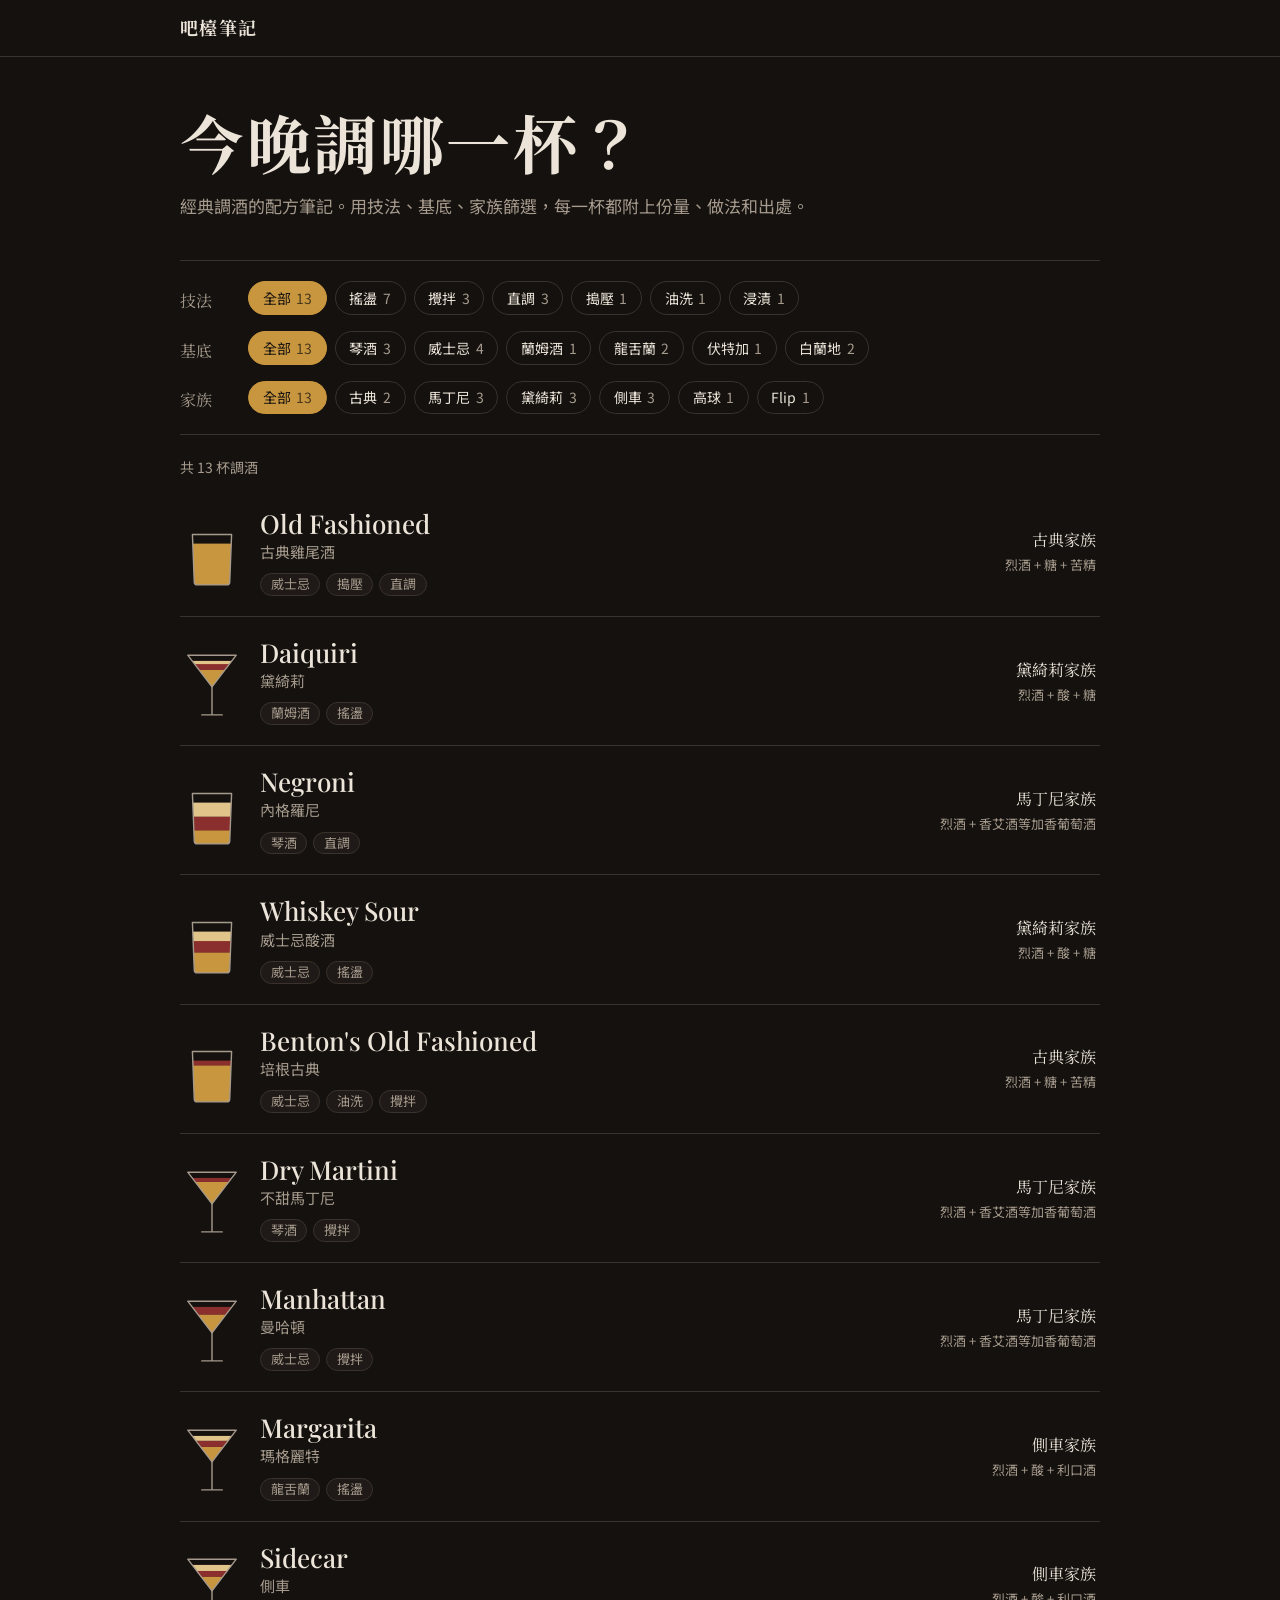
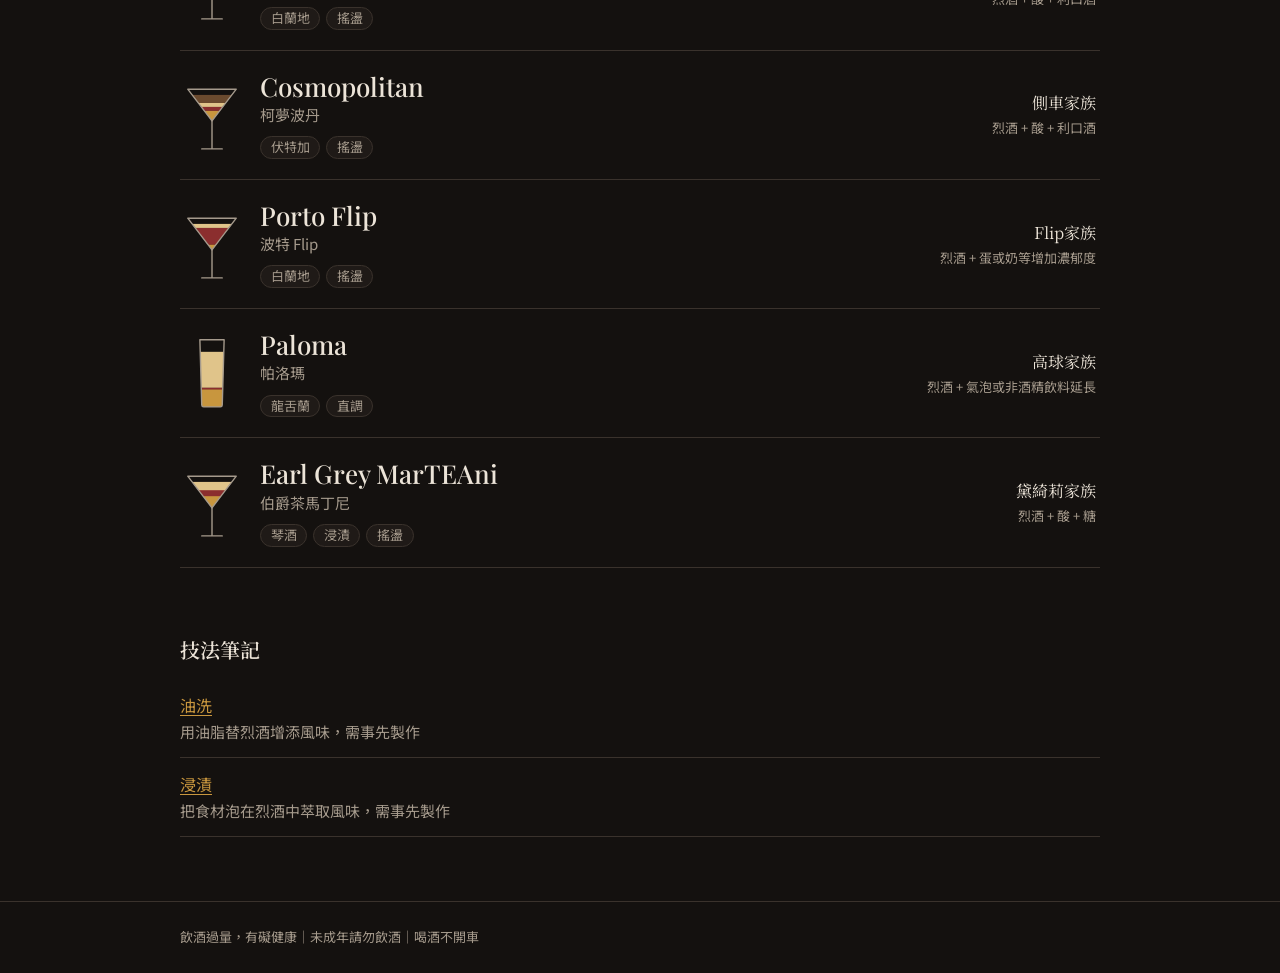
<file: index.html>
<!DOCTYPE html>
<html lang="zh-Hant-TW">
<head>
  <meta charset="utf-8">
  <meta name="viewport" content="width=device-width, initial-scale=1">
  <link rel="icon" href="data:image/svg+xml,%3Csvg xmlns='http://www.w3.org/2000/svg' viewBox='0 0 60 80'%3E%3Cpath d='M9 22H51L49 76H11Z' fill='%23c8963e'/%3E%3C/svg%3E">
  <title>吧檯筆記｜經典調酒配方</title>
  <meta name="description" content="經典調酒配方筆記，依技法、基底、家族分類。">
  <link rel="preconnect" href="https://fonts.googleapis.com">
  <link rel="preconnect" href="https://fonts.gstatic.com" crossorigin>
  <link rel="stylesheet" href="https://fonts.googleapis.com/css2?family=Noto+Sans+TC:wght@400;500;700&family=Noto+Serif+TC:wght@600;700&family=Playfair+Display:ital,wght@0,500;0,700;1,500&display=swap">
  <link rel="stylesheet" href="assets/css/style.css">
</head>
<body data-page="index">
  <header class="site-header">
    <div class="wrap"><a class="brand" href="index.html">吧檯筆記</a></div>
  </header>

  <main>
    <div class="wrap">
      <section class="hero">
        <h1>今晚調哪一杯？</h1>
        <p class="lead">經典調酒的配方筆記。用技法、基底、家族篩選，每一杯都附上份量、做法和出處。</p>
      </section>

      <div id="filters" class="filters" aria-label="篩選調酒" data-error-target></div>
      <div id="result-bar" class="result-bar" aria-live="polite"></div>
      <ul id="drink-list" class="drink-list"></ul>

      <section id="technique-index" class="technique-index" hidden>
        <h2>技法筆記</h2>
        <ul></ul>
      </section>

      <noscript><p class="empty">這個網站需要開啟 JavaScript 才能顯示調酒清單。</p></noscript>
    </div>
  </main>

  <footer class="site-footer">
    <div class="wrap">飲酒過量，有礙健康｜未成年請勿飲酒｜喝酒不開車</div>
  </footer>

  <script src="assets/js/main.js"></script>
</body>
</html>
</file>
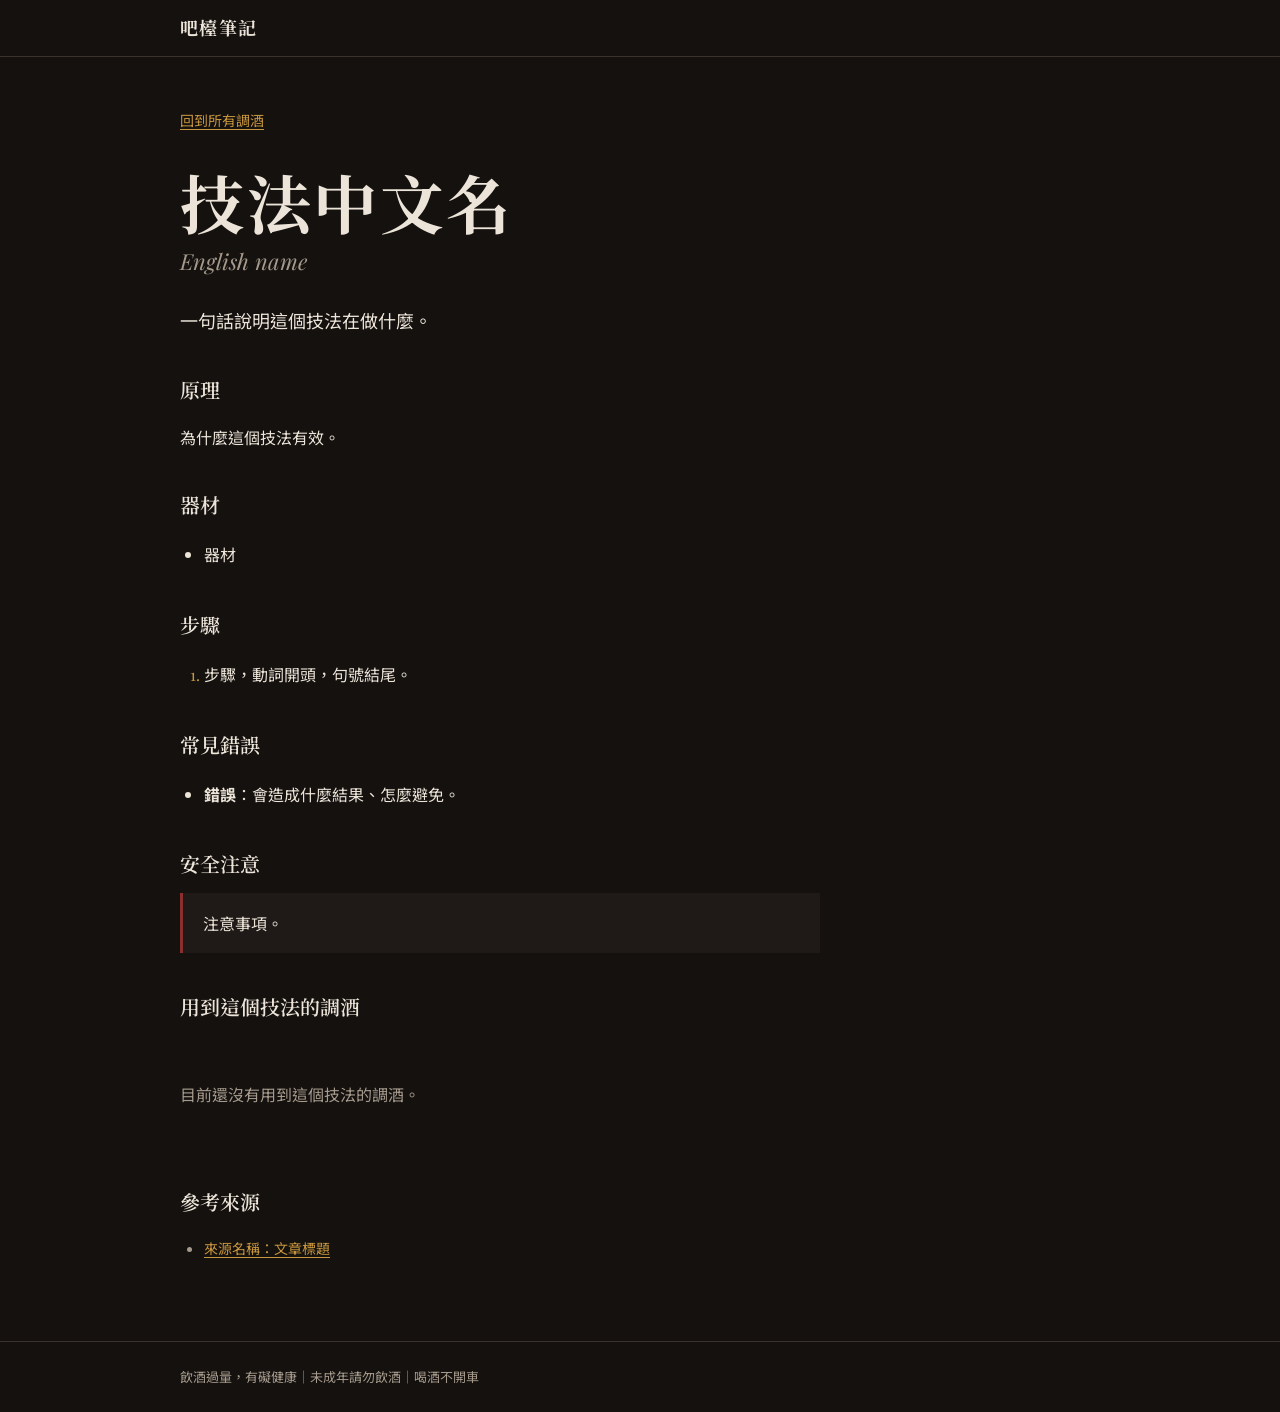
<file: _template.html>
<!DOCTYPE html>
<html lang="zh-Hant-TW">
<head>
  <meta charset="utf-8">
  <meta name="viewport" content="width=device-width, initial-scale=1">
  <link rel="icon" href="data:image/svg+xml,%3Csvg xmlns='http://www.w3.org/2000/svg' viewBox='0 0 60 80'%3E%3Cpath d='M9 22H51L49 76H11Z' fill='%23c8963e'/%3E%3C/svg%3E">
  <!-- 改成：<技法中文名>｜吧檯筆記 -->
  <title>技法名稱｜吧檯筆記</title>
  <link rel="preconnect" href="https://fonts.googleapis.com">
  <link rel="preconnect" href="https://fonts.gstatic.com" crossorigin>
  <link rel="stylesheet" href="https://fonts.googleapis.com/css2?family=Noto+Sans+TC:wght@400;500;700&family=Noto+Serif+TC:wght@600;700&family=Playfair+Display:ital,wght@0,500;0,700;1,500&display=swap">
  <link rel="stylesheet" href="../assets/css/style.css">
</head>
<!--
  技法頁範本（不要直接修改這個檔案）。
  使用方式見 CLAUDE.md 流程 B：
  1. 複製成 techniques/<technique-id>.html
  2. 把 data-technique 改成該技法在 data/tags.json 裡的 id
  3. 依序填寫下面的區塊，不增減、不調換順序
  4. 「用到這個技法的調酒」由 main.js 自動產生，不要手寫
-->
<body data-page="technique" data-technique="TECHNIQUE-ID" data-root="..">
  <header class="site-header">
    <div class="wrap"><a class="brand" href="../index.html">吧檯筆記</a></div>
  </header>

  <main>
    <div class="wrap">
      <a class="back" href="../index.html">回到所有調酒</a>

      <article class="prose">
        <h1>技法中文名</h1>
        <p class="latin-name">English name</p>

        <!-- 1. 一句話說明 -->
        <p class="lead">一句話說明這個技法在做什麼。</p>

        <!-- 2. 原理 -->
        <h2>原理</h2>
        <p>為什麼這個技法有效。</p>

        <!-- 3. 器材 -->
        <h2>器材</h2>
        <ul>
          <li>器材</li>
        </ul>

        <!-- 4. 步驟 -->
        <h2>步驟</h2>
        <ol>
          <li>步驟，動詞開頭，句號結尾。</li>
        </ol>

        <!-- 5. 常見錯誤 -->
        <h2>常見錯誤</h2>
        <ul>
          <li><strong>錯誤</strong>：會造成什麼結果、怎麼避免。</li>
        </ul>

        <!-- 6. 安全注意（涉及生蛋、油脂保存、高溫等才需要；不需要就整段刪掉） -->
        <h2>安全注意</h2>
        <div class="callout">
          <p>注意事項。</p>
        </div>

        <!-- 7. 用到這個技法的調酒（自動產生，不要手寫） -->
        <h2>用到這個技法的調酒</h2>
        <div id="technique-drinks" data-error-target></div>

        <!-- 8. 參考來源 -->
        <h2>參考來源</h2>
        <ul class="sources">
          <li><a href="https://..." target="_blank" rel="noopener">來源名稱：文章標題</a></li>
        </ul>
      </article>
    </div>
  </main>

  <footer class="site-footer">
    <div class="wrap">飲酒過量，有礙健康｜未成年請勿飲酒｜喝酒不開車</div>
  </footer>

  <script src="../assets/js/main.js"></script>
</body>
</html>
</file>
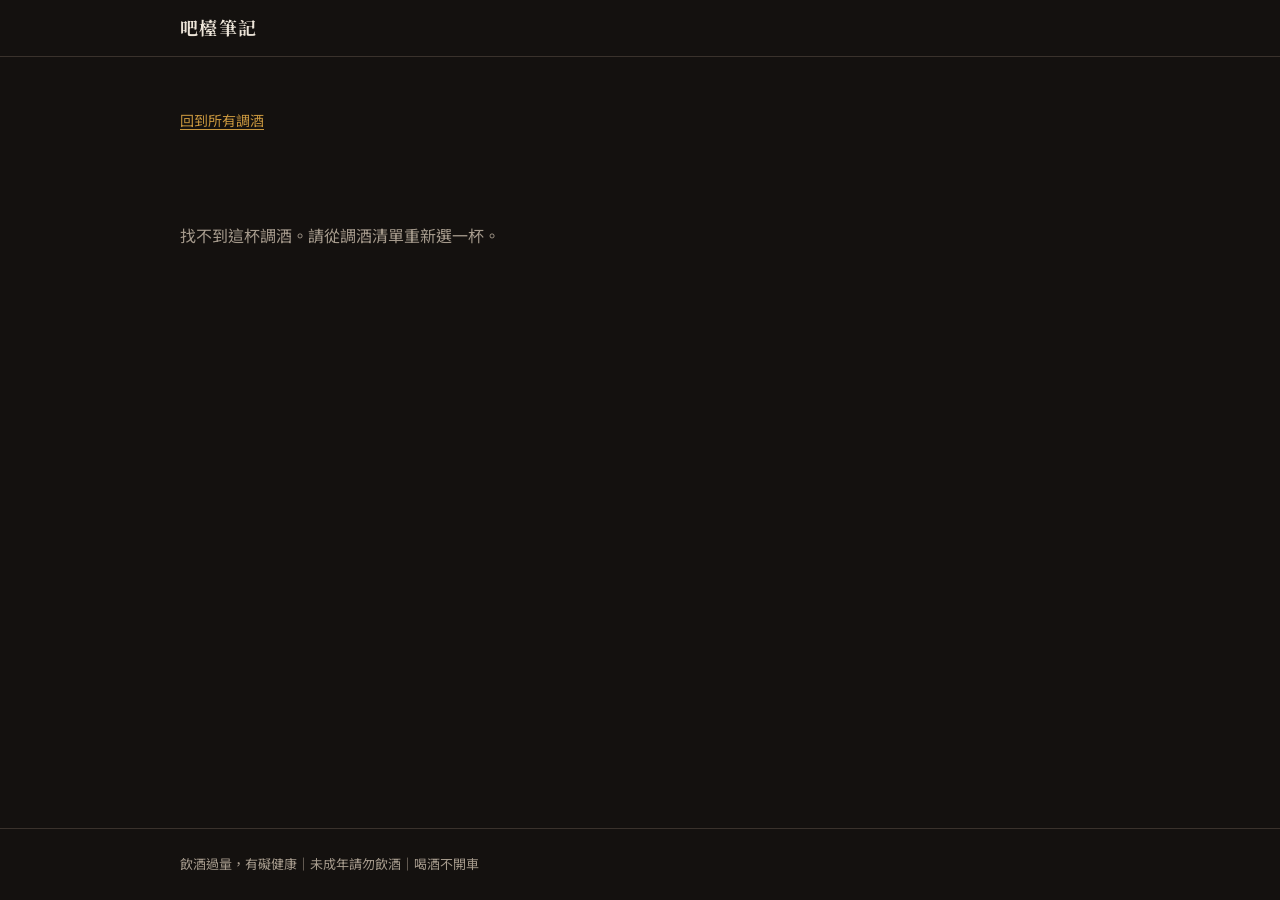
<file: drink.html>
<!DOCTYPE html>
<html lang="zh-Hant-TW">
<head>
  <meta charset="utf-8">
  <meta name="viewport" content="width=device-width, initial-scale=1">
  <link rel="icon" href="data:image/svg+xml,%3Csvg xmlns='http://www.w3.org/2000/svg' viewBox='0 0 60 80'%3E%3Cpath d='M9 22H51L49 76H11Z' fill='%23c8963e'/%3E%3C/svg%3E">
  <title>吧檯筆記</title>
  <link rel="preconnect" href="https://fonts.googleapis.com">
  <link rel="preconnect" href="https://fonts.gstatic.com" crossorigin>
  <link rel="stylesheet" href="https://fonts.googleapis.com/css2?family=Noto+Sans+TC:wght@400;500;700&family=Noto+Serif+TC:wght@600;700&family=Playfair+Display:ital,wght@0,500;0,700;1,500&display=swap">
  <link rel="stylesheet" href="assets/css/style.css">
</head>
<!-- 單杯調酒的共用版型：內容由 main.js 依網址 ?d=<slug> 從 data/drinks.json 讀出。不要在這裡手寫任何一杯調酒。 -->
<body data-page="drink">
  <header class="site-header">
    <div class="wrap"><a class="brand" href="index.html">吧檯筆記</a></div>
  </header>

  <main>
    <div class="wrap">
      <article id="drink" data-error-target></article>
      <noscript><p class="empty">這個網站需要開啟 JavaScript 才能顯示配方。</p></noscript>
    </div>
  </main>

  <footer class="site-footer">
    <div class="wrap">飲酒過量，有礙健康｜未成年請勿飲酒｜喝酒不開車</div>
  </footer>

  <script src="assets/js/main.js"></script>
</body>
</html>
</file>
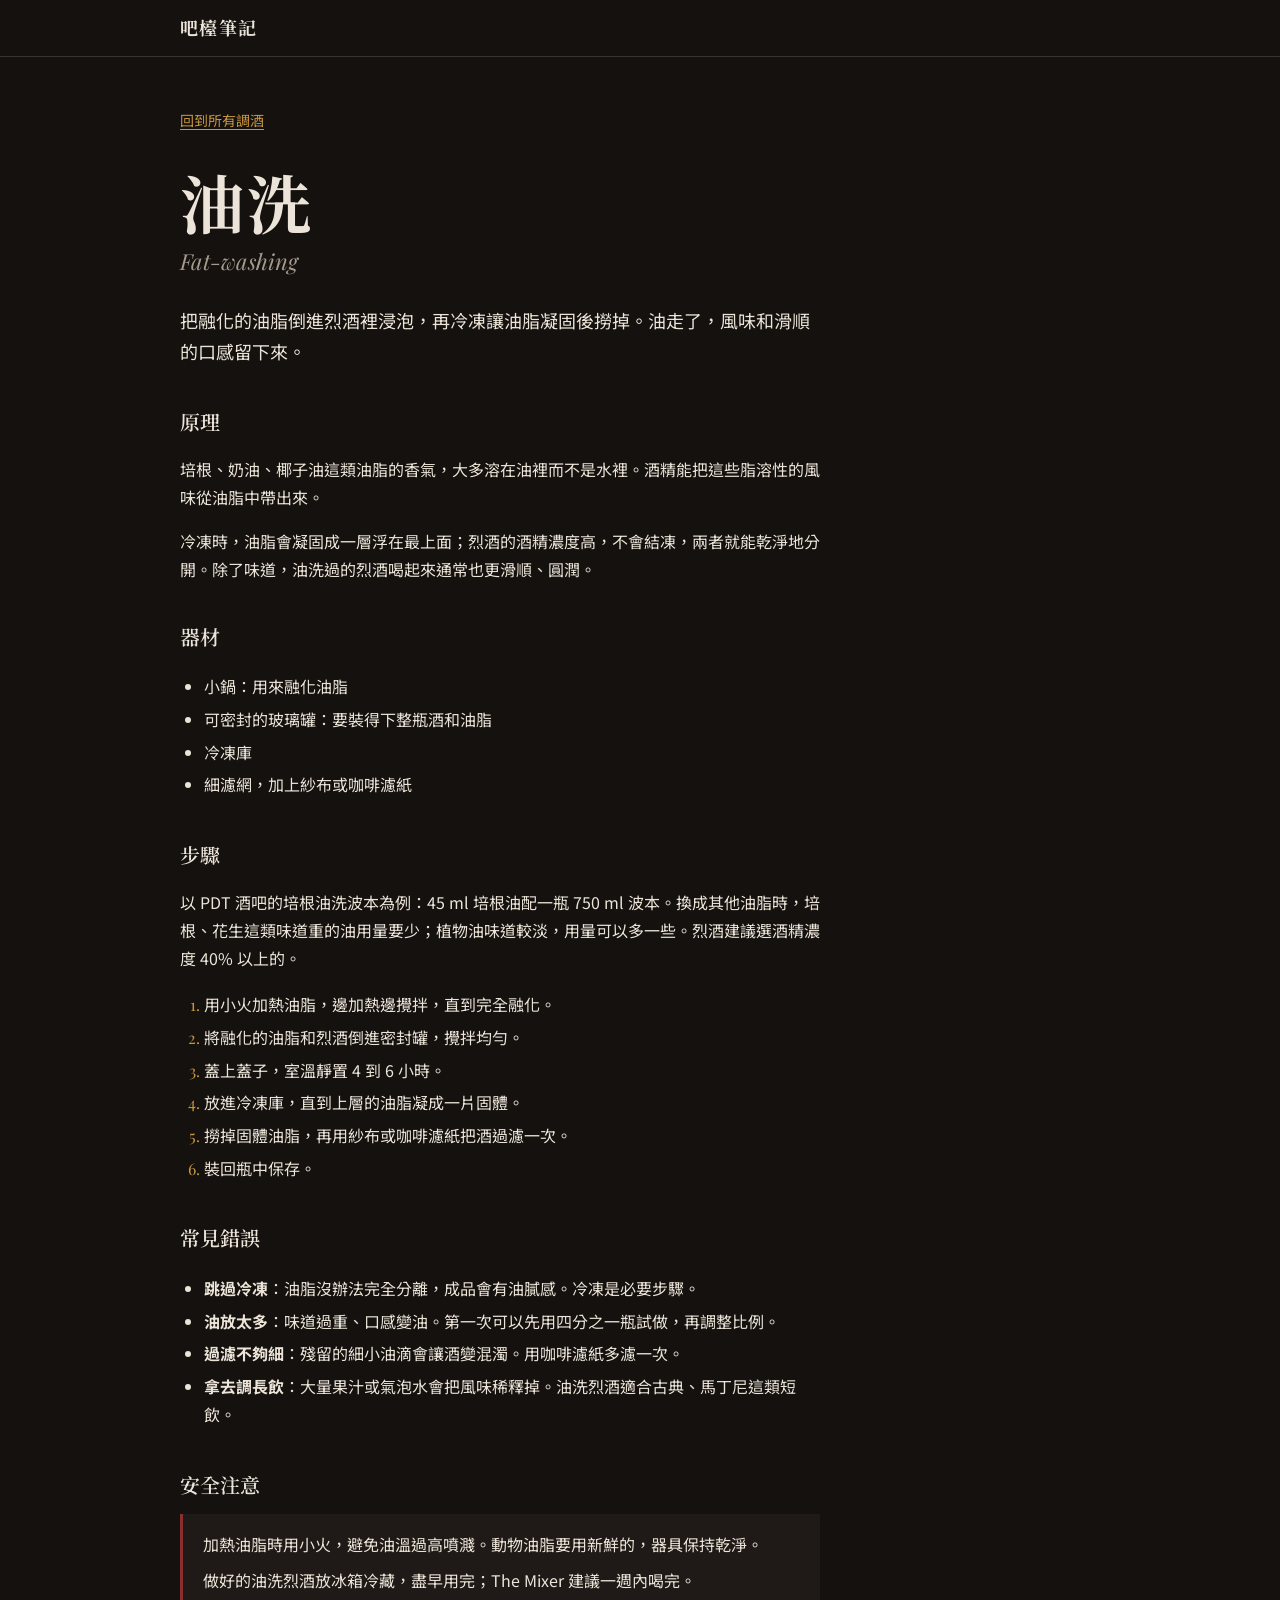
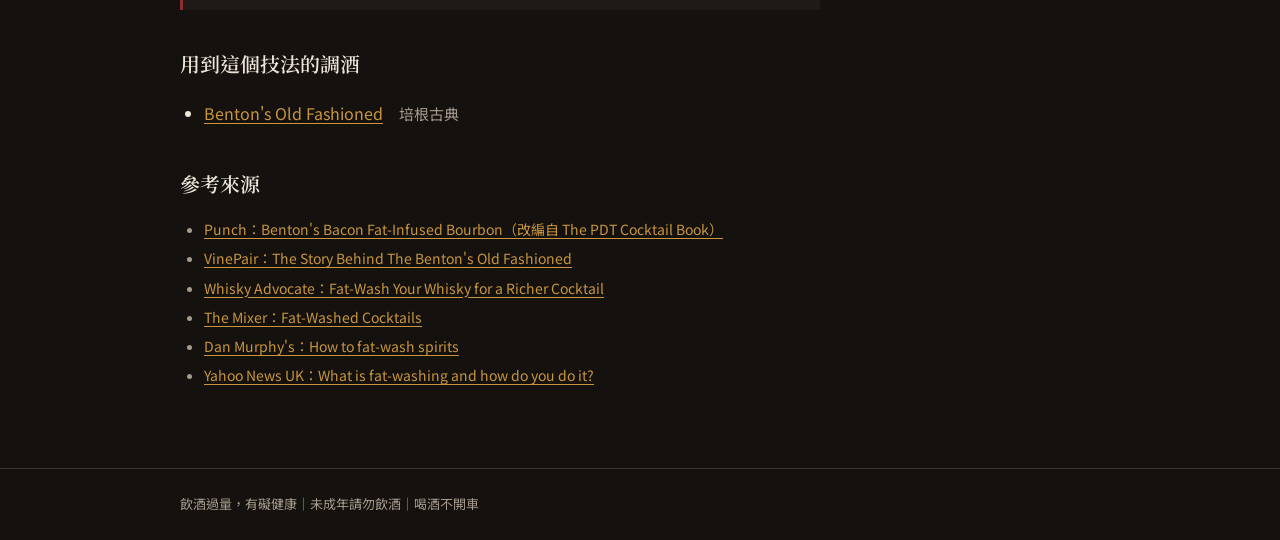
<file: fat-wash.html>
<!DOCTYPE html>
<html lang="zh-Hant-TW">
<head>
  <meta charset="utf-8">
  <meta name="viewport" content="width=device-width, initial-scale=1">
  <link rel="icon" href="data:image/svg+xml,%3Csvg xmlns='http://www.w3.org/2000/svg' viewBox='0 0 60 80'%3E%3Cpath d='M9 22H51L49 76H11Z' fill='%23c8963e'/%3E%3C/svg%3E">
  <title>油洗｜吧檯筆記</title>
  <meta name="description" content="Fat-washing：用油脂替烈酒增添風味的技法。">
  <link rel="preconnect" href="https://fonts.googleapis.com">
  <link rel="preconnect" href="https://fonts.gstatic.com" crossorigin>
  <link rel="stylesheet" href="https://fonts.googleapis.com/css2?family=Noto+Sans+TC:wght@400;500;700&family=Noto+Serif+TC:wght@600;700&family=Playfair+Display:ital,wght@0,500;0,700;1,500&display=swap">
  <link rel="stylesheet" href="../assets/css/style.css">
</head>
<body data-page="technique" data-technique="fat-wash" data-root="..">
  <header class="site-header">
    <div class="wrap"><a class="brand" href="../index.html">吧檯筆記</a></div>
  </header>

  <main>
    <div class="wrap">
      <a class="back" href="../index.html">回到所有調酒</a>

      <article class="prose">
        <h1>油洗</h1>
        <p class="latin-name">Fat-washing</p>

        <!-- 1. 一句話說明 -->
        <p class="lead">把融化的油脂倒進烈酒裡浸泡，再冷凍讓油脂凝固後撈掉。油走了，風味和滑順的口感留下來。</p>

        <!-- 2. 原理 -->
        <h2>原理</h2>
        <p>培根、奶油、椰子油這類油脂的香氣，大多溶在油裡而不是水裡。酒精能把這些脂溶性的風味從油脂中帶出來。</p>
        <p>冷凍時，油脂會凝固成一層浮在最上面；烈酒的酒精濃度高，不會結凍，兩者就能乾淨地分開。除了味道，油洗過的烈酒喝起來通常也更滑順、圓潤。</p>

        <!-- 3. 器材 -->
        <h2>器材</h2>
        <ul>
          <li>小鍋：用來融化油脂</li>
          <li>可密封的玻璃罐：要裝得下整瓶酒和油脂</li>
          <li>冷凍庫</li>
          <li>細濾網，加上紗布或咖啡濾紙</li>
        </ul>

        <!-- 4. 步驟 -->
        <h2>步驟</h2>
        <p>以 PDT 酒吧的培根油洗波本為例：45 ml 培根油配一瓶 750 ml 波本。換成其他油脂時，培根、花生這類味道重的油用量要少；植物油味道較淡，用量可以多一些。烈酒建議選酒精濃度 40% 以上的。</p>
        <ol>
          <li>用小火加熱油脂，邊加熱邊攪拌，直到完全融化。</li>
          <li>將融化的油脂和烈酒倒進密封罐，攪拌均勻。</li>
          <li>蓋上蓋子，室溫靜置 4 到 6 小時。</li>
          <li>放進冷凍庫，直到上層的油脂凝成一片固體。</li>
          <li>撈掉固體油脂，再用紗布或咖啡濾紙把酒過濾一次。</li>
          <li>裝回瓶中保存。</li>
        </ol>

        <!-- 5. 常見錯誤 -->
        <h2>常見錯誤</h2>
        <ul>
          <li><strong>跳過冷凍</strong>：油脂沒辦法完全分離，成品會有油膩感。冷凍是必要步驟。</li>
          <li><strong>油放太多</strong>：味道過重、口感變油。第一次可以先用四分之一瓶試做，再調整比例。</li>
          <li><strong>過濾不夠細</strong>：殘留的細小油滴會讓酒變混濁。用咖啡濾紙多濾一次。</li>
          <li><strong>拿去調長飲</strong>：大量果汁或氣泡水會把風味稀釋掉。油洗烈酒適合古典、馬丁尼這類短飲。</li>
        </ul>

        <!-- 6. 安全注意 -->
        <h2>安全注意</h2>
        <div class="callout">
          <p>加熱油脂時用小火，避免油溫過高噴濺。動物油脂要用新鮮的，器具保持乾淨。</p>
          <p>做好的油洗烈酒放冰箱冷藏，盡早用完；The Mixer 建議一週內喝完。</p>
        </div>

        <!-- 7. 用到這個技法的調酒（由 main.js 自動產生，不要手寫） -->
        <h2>用到這個技法的調酒</h2>
        <div id="technique-drinks" data-error-target></div>

        <!-- 8. 參考來源 -->
        <h2>參考來源</h2>
        <ul class="sources">
          <li><a href="https://punchdrink.com/recipes/bentons-bacon-infused-bourbon/" target="_blank" rel="noopener">Punch：Benton's Bacon Fat-Infused Bourbon（改編自 The PDT Cocktail Book）</a></li>
          <li><a href="https://vinepair.com/cocktail-recipe/bentons-old-fashioned" target="_blank" rel="noopener">VinePair：The Story Behind The Benton's Old Fashioned</a></li>
          <li><a href="https://whiskyadvocate.com/how-to-fat-wash-whisky" target="_blank" rel="noopener">Whisky Advocate：Fat-Wash Your Whisky for a Richer Cocktail</a></li>
          <li><a href="https://themixer.com/en-us/trends/fat-washed-cocktails" target="_blank" rel="noopener">The Mixer：Fat-Washed Cocktails</a></li>
          <li><a href="https://danmurphys.com.au/dans-daily/learn/how-to-fat-wash-spirits" target="_blank" rel="noopener">Dan Murphy's：How to fat-wash spirits</a></li>
          <li><a href="https://uk.news.yahoo.com/fat-washing-made-chorizo-vodka-104516156.html" target="_blank" rel="noopener">Yahoo News UK：What is fat-washing and how do you do it?</a></li>
        </ul>
      </article>
    </div>
  </main>

  <footer class="site-footer">
    <div class="wrap">飲酒過量，有礙健康｜未成年請勿飲酒｜喝酒不開車</div>
  </footer>

  <script src="../assets/js/main.js"></script>
</body>
</html>
</file>
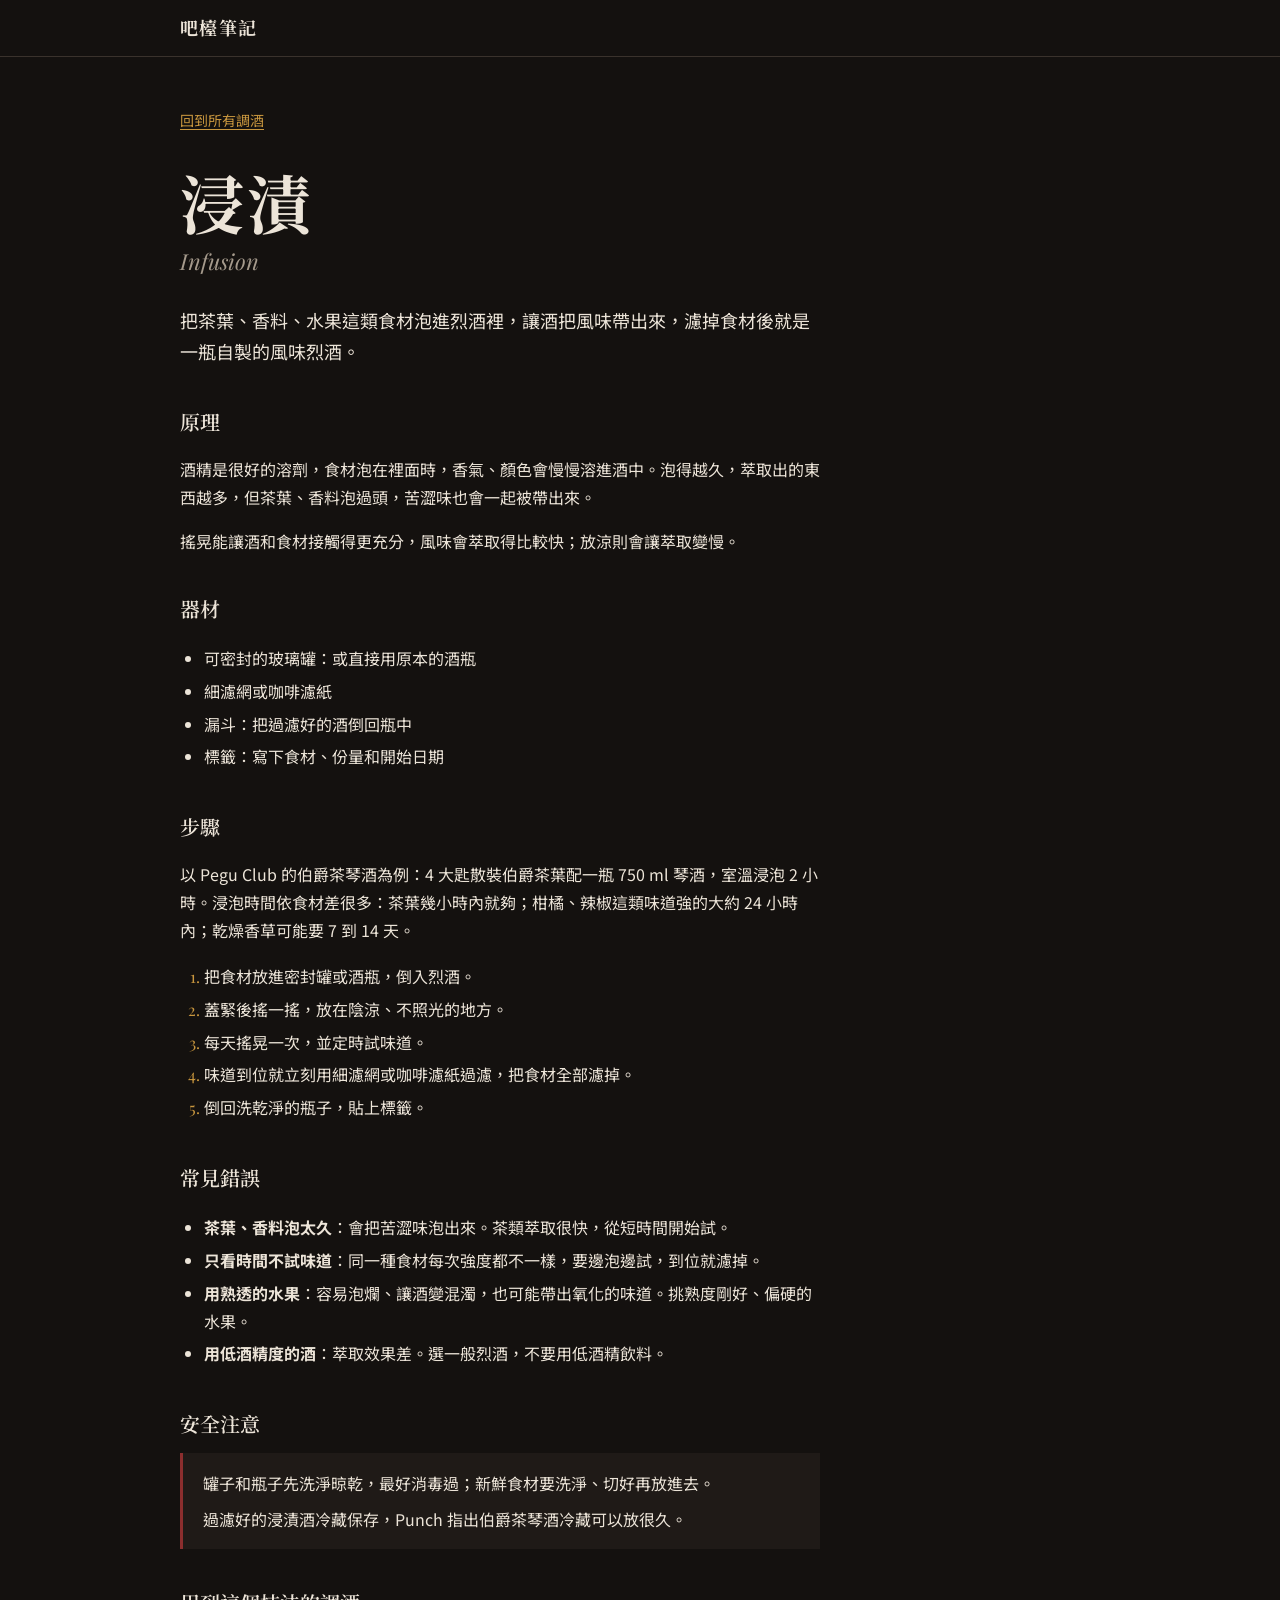
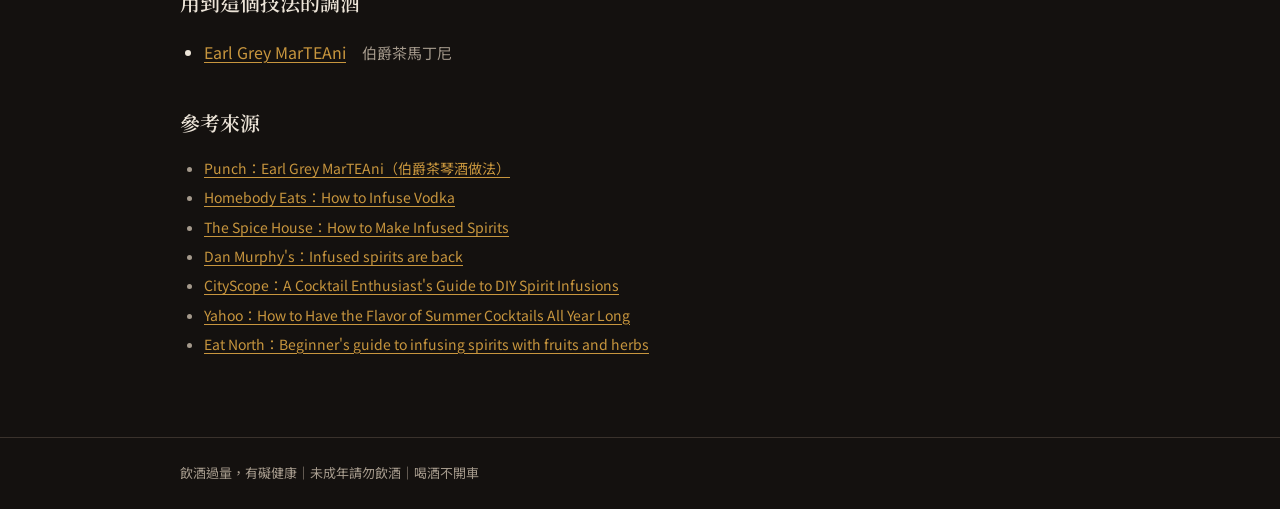
<file: techniques/infusion.html>
<!DOCTYPE html>
<html lang="zh-Hant-TW">
<head>
  <meta charset="utf-8">
  <meta name="viewport" content="width=device-width, initial-scale=1">
  <link rel="icon" href="data:image/svg+xml,%3Csvg xmlns='http://www.w3.org/2000/svg' viewBox='0 0 60 80'%3E%3Cpath d='M9 22H51L49 76H11Z' fill='%23c8963e'/%3E%3C/svg%3E">
  <title>浸漬｜吧檯筆記</title>
  <meta name="description" content="Infusion：把食材泡進烈酒裡萃取風味的技法。">
  <link rel="preconnect" href="https://fonts.googleapis.com">
  <link rel="preconnect" href="https://fonts.gstatic.com" crossorigin>
  <link rel="stylesheet" href="https://fonts.googleapis.com/css2?family=Noto+Sans+TC:wght@400;500;700&family=Noto+Serif+TC:wght@600;700&family=Playfair+Display:ital,wght@0,500;0,700;1,500&display=swap">
  <link rel="stylesheet" href="../assets/css/style.css">
</head>
<body data-page="technique" data-technique="infusion" data-root="..">
  <header class="site-header">
    <div class="wrap"><a class="brand" href="../index.html">吧檯筆記</a></div>
  </header>

  <main>
    <div class="wrap">
      <a class="back" href="../index.html">回到所有調酒</a>

      <article class="prose">
        <h1>浸漬</h1>
        <p class="latin-name">Infusion</p>

        <!-- 1. 一句話說明 -->
        <p class="lead">把茶葉、香料、水果這類食材泡進烈酒裡，讓酒把風味帶出來，濾掉食材後就是一瓶自製的風味烈酒。</p>

        <!-- 2. 原理 -->
        <h2>原理</h2>
        <p>酒精是很好的溶劑，食材泡在裡面時，香氣、顏色會慢慢溶進酒中。泡得越久，萃取出的東西越多，但茶葉、香料泡過頭，苦澀味也會一起被帶出來。</p>
        <p>搖晃能讓酒和食材接觸得更充分，風味會萃取得比較快；放涼則會讓萃取變慢。</p>

        <!-- 3. 器材 -->
        <h2>器材</h2>
        <ul>
          <li>可密封的玻璃罐：或直接用原本的酒瓶</li>
          <li>細濾網或咖啡濾紙</li>
          <li>漏斗：把過濾好的酒倒回瓶中</li>
          <li>標籤：寫下食材、份量和開始日期</li>
        </ul>

        <!-- 4. 步驟 -->
        <h2>步驟</h2>
        <p>以 Pegu Club 的伯爵茶琴酒為例：4 大匙散裝伯爵茶葉配一瓶 750 ml 琴酒，室溫浸泡 2 小時。浸泡時間依食材差很多：茶葉幾小時內就夠；柑橘、辣椒這類味道強的大約 24 小時內；乾燥香草可能要 7 到 14 天。</p>
        <ol>
          <li>把食材放進密封罐或酒瓶，倒入烈酒。</li>
          <li>蓋緊後搖一搖，放在陰涼、不照光的地方。</li>
          <li>每天搖晃一次，並定時試味道。</li>
          <li>味道到位就立刻用細濾網或咖啡濾紙過濾，把食材全部濾掉。</li>
          <li>倒回洗乾淨的瓶子，貼上標籤。</li>
        </ol>

        <!-- 5. 常見錯誤 -->
        <h2>常見錯誤</h2>
        <ul>
          <li><strong>茶葉、香料泡太久</strong>：會把苦澀味泡出來。茶類萃取很快，從短時間開始試。</li>
          <li><strong>只看時間不試味道</strong>：同一種食材每次強度都不一樣，要邊泡邊試，到位就濾掉。</li>
          <li><strong>用熟透的水果</strong>：容易泡爛、讓酒變混濁，也可能帶出氧化的味道。挑熟度剛好、偏硬的水果。</li>
          <li><strong>用低酒精度的酒</strong>：萃取效果差。選一般烈酒，不要用低酒精飲料。</li>
        </ul>

        <!-- 6. 安全注意 -->
        <h2>安全注意</h2>
        <div class="callout">
          <p>罐子和瓶子先洗淨晾乾，最好消毒過；新鮮食材要洗淨、切好再放進去。</p>
          <p>過濾好的浸漬酒冷藏保存，Punch 指出伯爵茶琴酒冷藏可以放很久。</p>
        </div>

        <!-- 7. 用到這個技法的調酒（由 main.js 自動產生，不要手寫） -->
        <h2>用到這個技法的調酒</h2>
        <div id="technique-drinks" data-error-target></div>

        <!-- 8. 參考來源 -->
        <h2>參考來源</h2>
        <ul class="sources">
          <li><a href="https://punchdrink.com/recipes/earl-grey-marteani/" target="_blank" rel="noopener">Punch：Earl Grey MarTEAni（伯爵茶琴酒做法）</a></li>
          <li><a href="https://homebodyeats.com/how-to-infuse-vodka/" target="_blank" rel="noopener">Homebody Eats：How to Infuse Vodka</a></li>
          <li><a href="https://www.thespicehouse.com/blogs/news/how-to-make-infused-spirits" target="_blank" rel="noopener">The Spice House：How to Make Infused Spirits</a></li>
          <li><a href="https://www.danmurphys.com.au/dans-daily/learn/infused-spirits-are-back" target="_blank" rel="noopener">Dan Murphy's：Infused spirits are back</a></li>
          <li><a href="https://cityscopemag.com/city-scope/a-cocktail-enthusiasts-guide-to-diy-spirit-infusions-and-flavored-liquors/" target="_blank" rel="noopener">CityScope：A Cocktail Enthusiast's Guide to DIY Spirit Infusions</a></li>
          <li><a href="https://www.yahoo.com/lifestyle/how-to-make-summer-liquor-infusions-that-you-can-127006040461.html" target="_blank" rel="noopener">Yahoo：How to Have the Flavor of Summer Cocktails All Year Long</a></li>
          <li><a href="https://eatnorth.com/node/5871" target="_blank" rel="noopener">Eat North：Beginner's guide to infusing spirits with fruits and herbs</a></li>
        </ul>
      </article>
    </div>
  </main>

  <footer class="site-footer">
    <div class="wrap">飲酒過量，有礙健康｜未成年請勿飲酒｜喝酒不開車</div>
  </footer>

  <script src="../assets/js/main.js"></script>
</body>
</html>
</file>
<file: assets/css/style.css>
/* ============================================================
   吧檯筆記 — 共用樣式
   AI 不准修改這個檔案（見 CLAUDE.md 第 9 節）。
   ============================================================ */

:root {
  /* 基本色票（見 CLAUDE.md 第 3 節） */
  --bg: #14110f;
  --surface: #1f1a17;
  --border: #3a322c;
  --text: #ece4d8;
  --muted: #a59a8c;
  --accent: #c8963e;
  --accent-2: #8b2e2e;

  /* 杯中液體分層用色，依材料順序循環使用 */
  --pour-1: #c8963e;
  --pour-2: #8b2e2e;
  --pour-3: #e0c48a;
  --pour-4: #6b4a2e;

  --font-latin: "Playfair Display", "Noto Serif TC", Georgia, serif;
  --font-serif: "Noto Serif TC", "Songti TC", serif;
  --font-sans: "Noto Sans TC", "PingFang TC", system-ui, sans-serif;

  --measure: 960px;
}

*,
*::before,
*::after {
  box-sizing: border-box;
}

html {
  -webkit-text-size-adjust: 100%;
}

body {
  margin: 0;
  background: var(--bg);
  color: var(--text);
  font-family: var(--font-sans);
  font-size: 1rem;
  line-height: 1.75;
  min-height: 100vh;
  display: flex;
  flex-direction: column;
}

a {
  color: var(--accent);
  text-underline-offset: 3px;
}

a:hover {
  color: var(--text);
}

:focus-visible {
  outline: 2px solid var(--accent);
  outline-offset: 3px;
  border-radius: 2px;
}

.wrap {
  width: 100%;
  max-width: var(--measure);
  margin: 0 auto;
  padding: 0 1.25rem;
}

/* ---------- 頁首與頁尾 ---------- */

.site-header {
  border-bottom: 1px solid var(--border);
}

.site-header .wrap {
  display: flex;
  align-items: center;
  height: 3.5rem;
}

.brand {
  font-family: var(--font-serif);
  font-weight: 700;
  font-size: 1.125rem;
  letter-spacing: 0.08em;
  color: var(--text);
  text-decoration: none;
}

.brand:hover {
  color: var(--accent);
}

main {
  flex: 1;
  padding: 3rem 0 4rem;
}

.site-footer {
  border-top: 1px solid var(--border);
  padding: 1.5rem 0;
  color: var(--muted);
  font-size: 0.8125rem;
}

/* ---------- 首頁 ---------- */

.hero h1 {
  font-family: var(--font-serif);
  font-size: clamp(2.5rem, 7vw, 4rem);
  font-weight: 700;
  line-height: 1.15;
  letter-spacing: 0.04em;
  margin: 0 0 0.75rem;
}

.lead {
  color: var(--muted);
  font-size: 1.0625rem;
  max-width: 38em;
  margin: 0;
}

.filters {
  margin: 2.5rem 0 1.25rem;
  padding: 0.75rem 0;
  border-top: 1px solid var(--border);
  border-bottom: 1px solid var(--border);
}

.filter-row {
  display: grid;
  grid-template-columns: 3.5rem 1fr;
  gap: 0.75rem;
  align-items: start;
  padding: 0.5rem 0;
}

.filter-label {
  font-family: var(--font-serif);
  color: var(--muted);
  padding-top: 0.35rem;
}

.chips {
  display: flex;
  flex-wrap: wrap;
  gap: 0.5rem;
}

.chip {
  font: inherit;
  font-size: 0.875rem;
  line-height: 1;
  padding: 0.55rem 0.85rem;
  border-radius: 999px;
  border: 1px solid var(--border);
  background: transparent;
  color: var(--text);
  cursor: pointer;
}

.chip:hover {
  border-color: var(--accent);
}

.chip[aria-pressed="true"] {
  background: var(--accent);
  border-color: var(--accent);
  color: var(--bg);
}

.chip .count {
  margin-left: 0.4em;
  color: var(--muted);
  font-variant-numeric: tabular-nums;
}

.chip[aria-pressed="true"] .count {
  color: inherit;
  opacity: 0.7;
}

.chip.is-empty:not([aria-pressed="true"]) {
  opacity: 0.4;
}

.result-bar {
  display: flex;
  justify-content: space-between;
  align-items: baseline;
  gap: 1rem;
  color: var(--muted);
  font-size: 0.875rem;
}

.text-btn {
  font: inherit;
  padding: 0;
  border: 0;
  background: none;
  color: var(--accent);
  cursor: pointer;
  text-decoration: underline;
  text-underline-offset: 3px;
}

.text-btn:hover {
  color: var(--text);
}

/* 調酒清單：像酒單一樣一行一杯 */

.drink-list {
  list-style: none;
  margin: 0.5rem 0 0;
  padding: 0;
}

.drink-list > li {
  border-bottom: 1px solid var(--border);
}

.drink-link {
  display: grid;
  grid-template-columns: 3.5rem 1fr auto;
  gap: 1.25rem;
  align-items: center;
  padding: 1.25rem 0.25rem;
  color: inherit;
  text-decoration: none;
}

.drink-link:hover .drink-name {
  color: var(--accent);
}

.drink-name {
  font-family: var(--font-latin);
  font-size: 1.625rem;
  font-weight: 500;
  line-height: 1.2;
  margin: 0;
}

.drink-zh {
  color: var(--muted);
  font-size: 0.9375rem;
}

.drink-main .drink-name,
.drink-main .drink-zh {
  display: block;
}

.drink-glass {
  display: block;
}

.tags {
  display: flex;
  flex-wrap: wrap;
  gap: 0.375rem;
  margin-top: 0.5rem;
  padding: 0;
  list-style: none;
}

.tag {
  font-size: 0.8125rem;
  line-height: 1.6;
  padding: 0 0.6rem;
  border-radius: 999px;
  border: 1px solid var(--border);
  background: var(--surface);
  color: var(--muted);
  text-decoration: none;
}

a.tag:hover {
  border-color: var(--accent);
  color: var(--text);
}

.drink-family {
  text-align: right;
  font-family: var(--font-serif);
}

.drink-family small {
  display: block;
  font-family: var(--font-sans);
  font-size: 0.8125rem;
  color: var(--muted);
}

.empty {
  padding: 2.5rem 0;
  color: var(--muted);
}

.technique-index {
  margin-top: 4rem;
}

.technique-index ul {
  list-style: none;
  margin: 0;
  padding: 0;
}

.technique-index li {
  padding: 0.75rem 0;
  border-bottom: 1px solid var(--border);
}

.technique-index li p {
  margin: 0;
  color: var(--muted);
  font-size: 0.9375rem;
}

/* ---------- 杯子圖示 ---------- */

.glass {
  display: block;
  width: 100%;
  height: auto;
  overflow: visible;
}

.glass .outline {
  fill: none;
  stroke: var(--muted);
  stroke-width: 1.5;
  stroke-linejoin: round;
  stroke-linecap: round;
}

.glass .liquid {
  transform-box: fill-box;
  transform-origin: 50% 100%;
}

.glass--large .liquid {
  animation: pour 1100ms cubic-bezier(0.22, 0.8, 0.3, 1) both;
}

@keyframes pour {
  from {
    transform: scaleY(0);
  }
  to {
    transform: scaleY(1);
  }
}

/* ---------- 單杯頁 ---------- */

.back {
  display: inline-block;
  font-size: 0.875rem;
  margin-bottom: 2rem;
}

.drink-head h1 {
  font-family: var(--font-latin);
  font-size: clamp(2.5rem, 8vw, 4.5rem);
  font-weight: 500;
  line-height: 1.05;
  margin: 0;
}

.drink-head .drink-zh {
  font-family: var(--font-serif);
  font-size: 1.25rem;
  margin: 0.5rem 0 0;
}

.family-line {
  margin: 1.25rem 0 0;
  color: var(--muted);
}

.family-line strong {
  color: var(--text);
  font-family: var(--font-serif);
  font-weight: 600;
}

.spec {
  display: grid;
  grid-template-columns: 11rem 1fr;
  gap: 3rem;
  margin-top: 2.5rem;
  padding-top: 2.5rem;
  border-top: 1px solid var(--border);
}

.spec-glass p {
  margin: 0.75rem 0 0;
  text-align: center;
  color: var(--muted);
  font-size: 0.875rem;
}

.spec h2,
.prose h2,
.technique-index h2 {
  font-family: var(--font-serif);
  font-size: 1.25rem;
  font-weight: 600;
  margin: 2.25rem 0 0.75rem;
}

.spec-body > h2:first-child {
  margin-top: 0;
}

.ingredients {
  width: 100%;
  border-collapse: collapse;
}

.ingredients td {
  padding: 0.6rem 0;
  border-bottom: 1px solid var(--border);
  vertical-align: baseline;
}

.ingredients .swatch-cell {
  width: 1.5rem;
}

.swatch {
  display: inline-block;
  width: 0.75rem;
  height: 0.75rem;
  border-radius: 2px;
  border: 1px solid var(--border);
}

.ingredients .amount {
  text-align: right;
  white-space: nowrap;
  padding-left: 1rem;
  font-variant-numeric: tabular-nums;
}

.optional {
  color: var(--muted);
  font-size: 0.875rem;
}

.steps {
  margin: 0;
  padding-left: 1.5rem;
}

.steps li {
  padding: 0.2rem 0;
}

.steps li::marker {
  color: var(--accent);
  font-family: var(--font-latin);
}

.facts {
  display: grid;
  grid-template-columns: auto 1fr;
  gap: 0.5rem 1.5rem;
  margin: 0;
}

.facts dt {
  color: var(--muted);
}

.facts dd {
  margin: 0;
}

.note {
  margin: 2.25rem 0 0;
  padding: 1rem 1.25rem;
  border-left: 3px solid var(--accent-2);
  background: var(--surface);
  font-family: var(--font-serif);
}

.source {
  margin-top: 1.5rem;
  font-size: 0.875rem;
  color: var(--muted);
  word-break: break-all;
}

/* ---------- 技法頁 ---------- */

.prose {
  max-width: 40em;
}

.prose h1 {
  font-family: var(--font-serif);
  font-size: clamp(2.5rem, 7vw, 4rem);
  font-weight: 700;
  line-height: 1.15;
  letter-spacing: 0.04em;
  margin: 0;
}

.prose .latin-name {
  font-family: var(--font-latin);
  font-style: italic;
  font-size: 1.375rem;
  color: var(--muted);
  margin: 0.25rem 0 0;
}

.prose .lead {
  margin-top: 1.5rem;
  font-size: 1.125rem;
  color: var(--text);
}

.prose ul,
.prose ol {
  padding-left: 1.5rem;
}

.prose li {
  padding: 0.15rem 0;
}

.prose ol > li::marker {
  color: var(--accent);
  font-family: var(--font-latin);
}

.callout {
  padding: 1rem 1.25rem;
  border-left: 3px solid var(--accent-2);
  background: var(--surface);
}

.callout p {
  margin: 0;
}

.callout p + p {
  margin-top: 0.5rem;
}

.sources {
  font-size: 0.875rem;
  color: var(--muted);
  word-break: break-word;
}

/* ---------- 錯誤訊息 ---------- */

.load-error {
  padding: 1rem 1.25rem;
  border: 1px solid var(--accent-2);
  background: var(--surface);
}

.load-error code {
  color: var(--accent);
}

/* ---------- 手機 ---------- */

@media (max-width: 640px) {
  main {
    padding-top: 2rem;
  }

  .drink-link {
    grid-template-columns: 2.75rem 1fr;
    gap: 1rem;
  }

  .drink-family {
    grid-column: 2;
    text-align: left;
  }

  .drink-family small {
    display: inline;
    margin-left: 0.5rem;
  }

  .spec {
    grid-template-columns: 1fr;
    gap: 1.5rem;
  }

  .spec-glass {
    width: 8rem;
    margin: 0 auto;
  }
}

@media (prefers-reduced-motion: reduce) {
  .glass--large .liquid {
    animation: none;
  }
}
</file>
